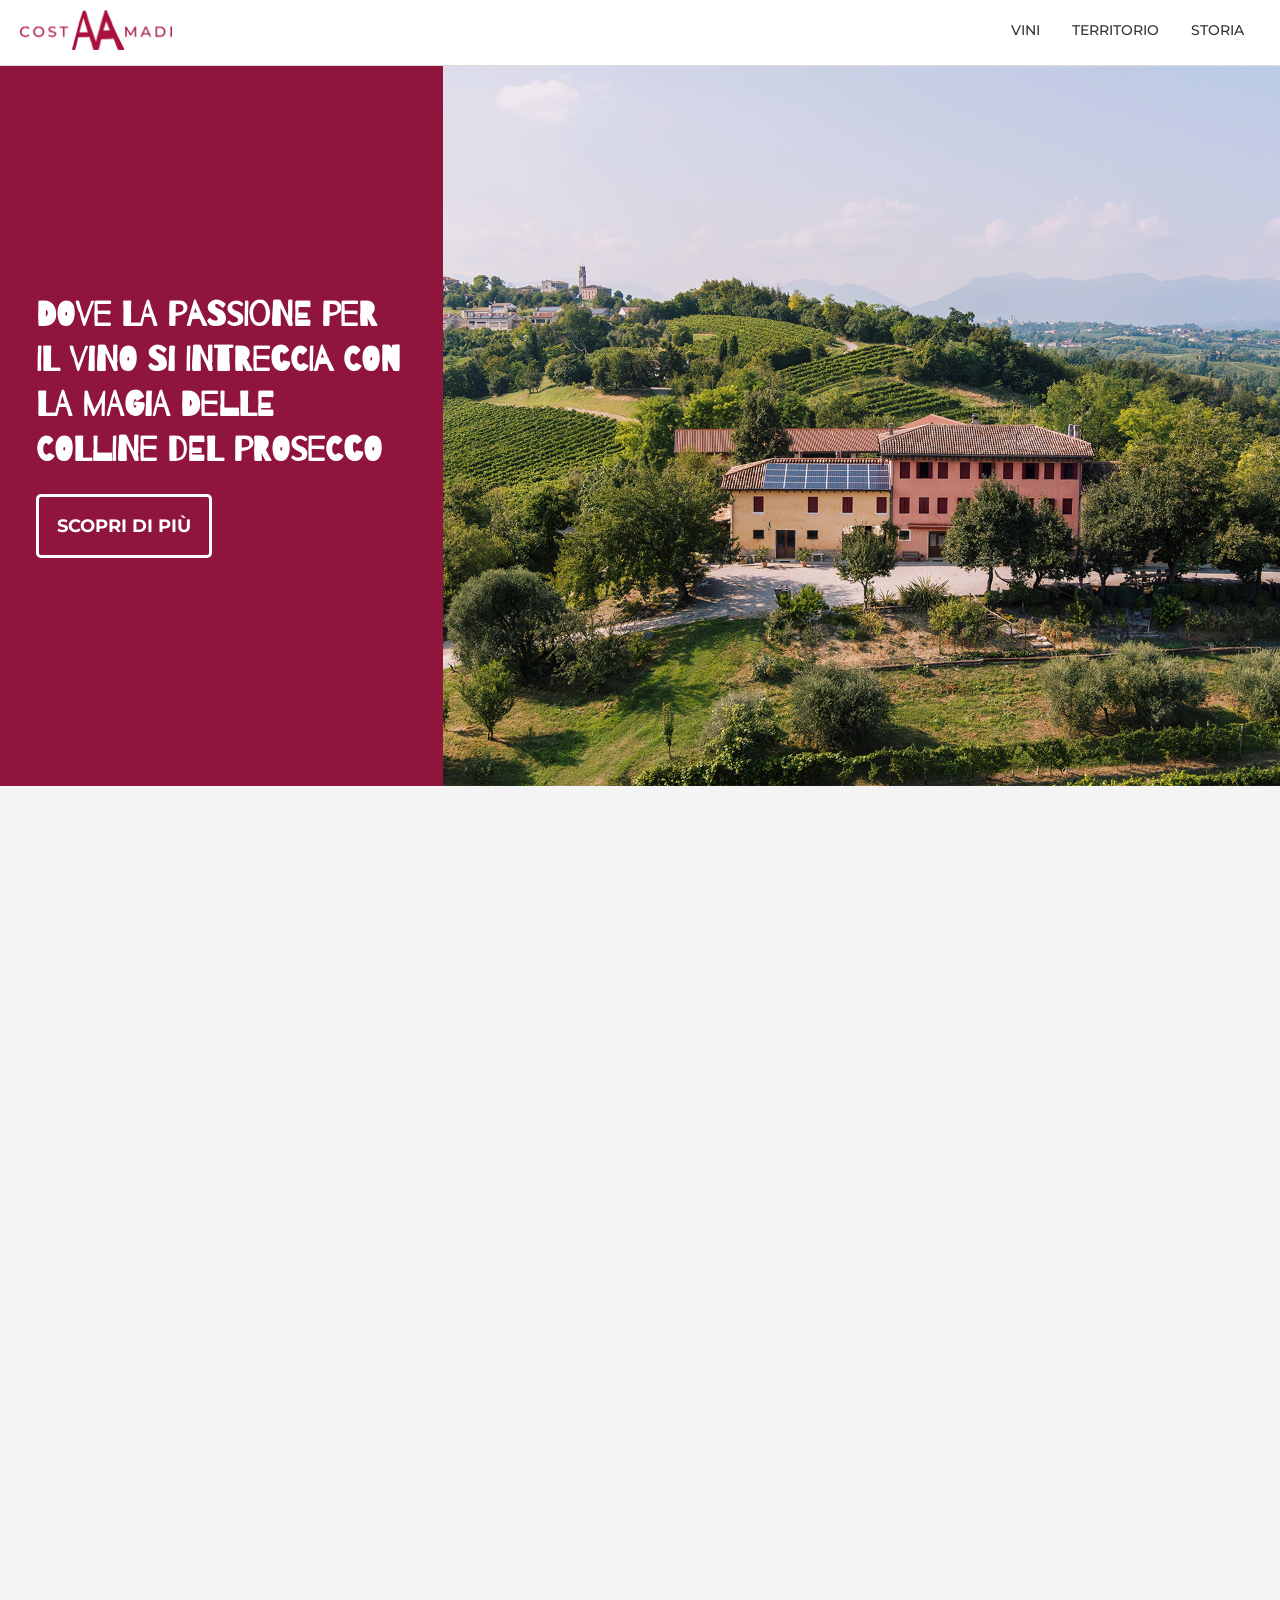
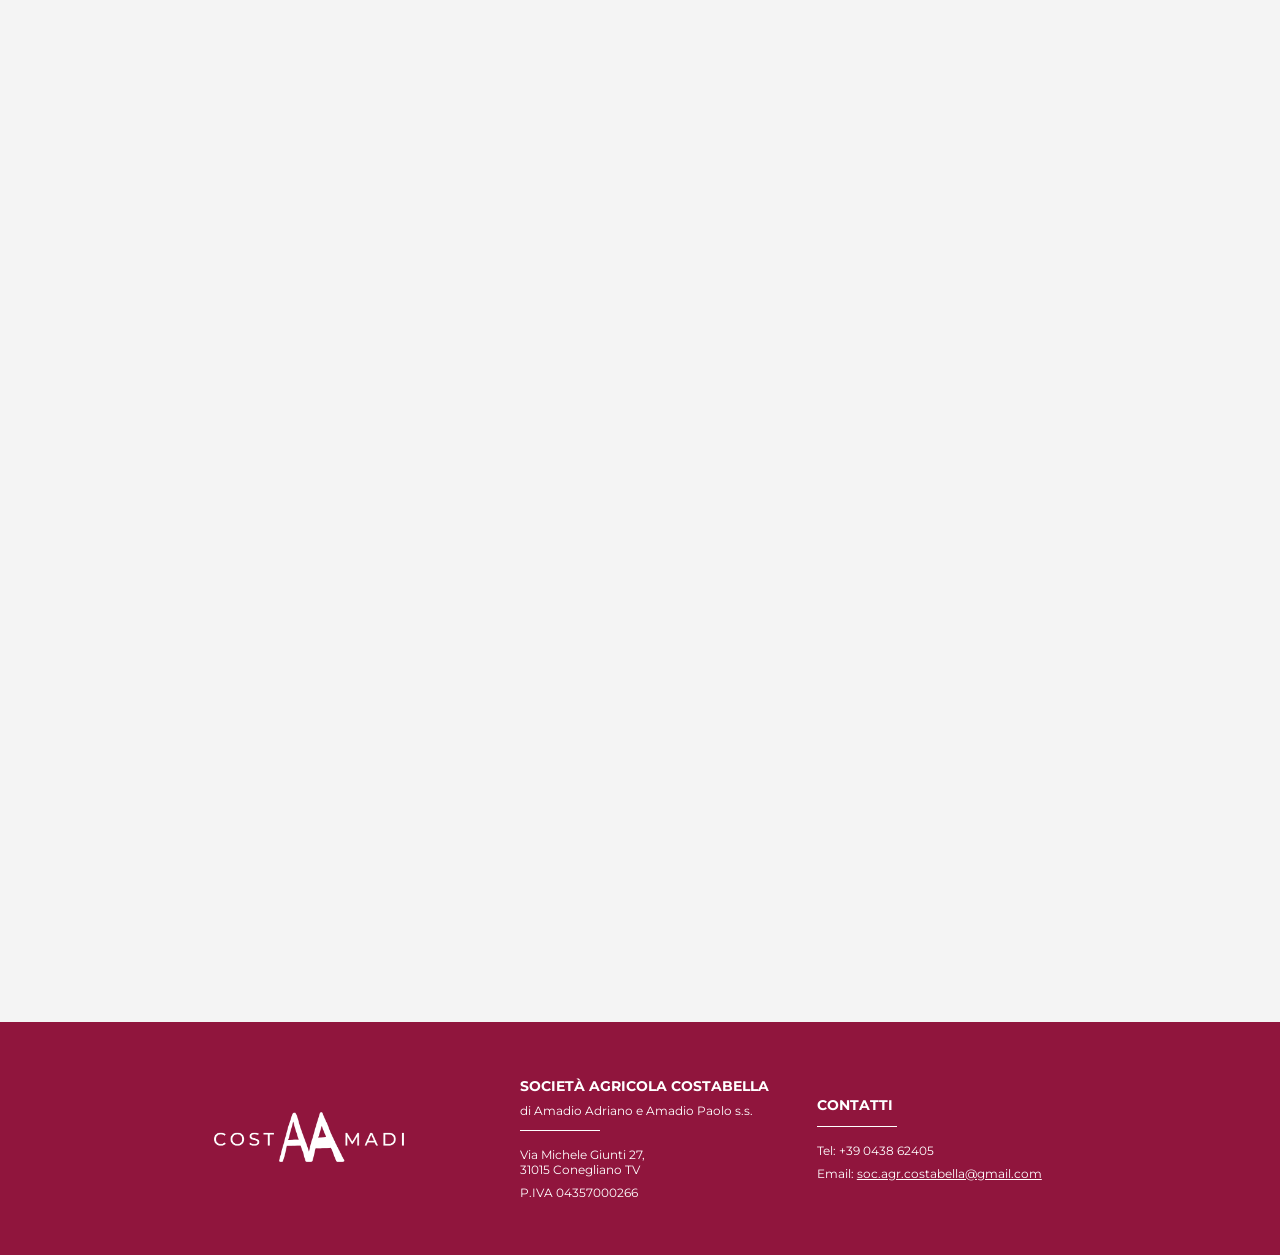
<file: index.html>
<!DOCTYPE html>
<html lang="it">

<head>
	<meta charset="UTF-8">
	<meta http-equiv="Content-Type" content="text/html; charset=UTF-8">
	<meta http-equiv="content-language" content="it">
	<meta name="viewport" content="width=device-width, initial-scale=1.0">
	<meta name="author" content="Paola Biz"/>
	<meta name="description" content="Costaamadi - Dove la passione per il vino si intreccia con la magia delle colline del prosecco"/>
	<meta property="og:title" content="Costaamadi"/>
	<meta property="og:image" content="images/preview.png"/>
	<title>Costamadi</title>

	<link rel="apple-touch-icon" sizes="180x180" href="icon/apple-touch-icon.png">
	<link rel="icon" type="image/png" sizes="32x32" href="icon/favicon-32x32.png">
	<link rel="icon" type="image/png" sizes="16x16" href="icon/favicon-16x16.png">
	<link rel="manifest" href="icon/site.webmanifest">
	<link rel="mask-icon" href="icon/safari-pinned-tab.svg" color="#5bbad5">
	<meta name="apple-mobile-web-app-title" content="CostAAmadi">
	<meta name="application-name" content="CostAAmadi">
	<meta name="msapplication-TileColor" content="#ffffff">
	<meta name="theme-color" content="#ffffff">
	<link rel="stylesheet" href="css_sito.css">
	<script src="libs\jquery.js"></script>
</head>

<body>

<!-- Navbar -->
<nav class="navbar">
	<div class="navbar-container">
		<div class="navbar-container-brand-toggle">
			<a class="navbar-brand" href="#"><img src="images/logo.originale.png" alt="Logo"></a>
			<div class="navbar-toggler" aria-label="Toggle navigation">
				<span class="navbar-toggler-icon">&#9776;</span>
			</div>
		</div>

	</div>
	<ul class="navbar-nav">
		<li class="nav-item"><a class="nav-link" href="vini.html">Vini</a></li>
		<li class="nav-item"><a class="nav-link" href="territorio.html">Territorio</a></li>
		<li class="nav-item"><a class="nav-link" href="storia.html">Storia</a></li>
	</ul>
</nav>

<!-- Hero Section -->
<section class="hero-section">
	<div class="hero-content">
		<h1>DOVE LA PASSIONE PER IL VINO SI INTRECCIA CON LA MAGIA DELLE COLLINE DEL PROSECCO</h1>
		<a href="territorio.html" class="btn">SCOPRI DI PIÙ</a>
	</div>
	<div>

		<img src="images/home-page/home.page.casa.jpg" alt="Collina" class="hero-image">
	</div>
</section>

<!-- Info Section -->
<section class="info-section animation fadeIn animate">
	<img src="images/simboli.png" alt="Icons" class="info-image">
	<p>Dal cuore della tradizione, un brindisi alla vita e alla bellezza della natura</p>
</section>

<!-- Content Section -->
<section class="content-section">
	<div class="content-block animation fadein_left">
		<div class="content-image" style="background-image: url('images/home-page/home.page.bottiglie.jpg');"></div>
		<div class="content-text right">
			<h2 class="titolo">LA SELEZIONE</h2>
			<p>
				Scopri la nostra
				<strong>esclusiva selezione</strong> di vini, accuratamente prodotti nelle storiche colline di Collalbrigo. Ogni bottiglia riflette la passione e l'esperienza della nostra cantina, unendo tradizione e innovazione.
				<br> <br> Esplora le nostre etichette e trova il vino perfetto per ogni occasione.</p>
			<a href="vini.html" class="btn-outline">SCOPRI DI PIÙ</a>
		</div>
	</div>

	<div class="content-block reverse animation fadein_right">
		<div class="content-image" style="background-image: url('images/home-page/home.page.uva.jpg');"></div>
		<div class="content-text left">
			<h2 class="titolo">COLLINE DEL PROSECCO</h2>
			<p>Immergiti nella bellezza delle colline del Prosecco, Patrimonio dell'Umanità
				<strong>UNESCO</strong>, dove nasce la magia dei nostri vini. Scopri il terroir unico che dona ai nostri vini la loro inconfondibile freschezza e vivacità. Attraverso immagini e storie, ti porteremo in un viaggio tra le nostre vigne, facendoti vivere l'<strong>autenticità</strong> e la
				<strong>tradizione</strong> di questa terra incantata.</p>
			<a href="territorio.html" class="btn-outline">SCOPRI DI PIÙ</a>
		</div>
	</div>

	<div class="content-block animation fadein_left">
		<div class="content-image" style="background-image: url('images/home-page/home.page.carretto.jpg');"></div>
		<div class="content-text right">
			<h2 class="titolo">GIOVANE TRADIZIONE</h2>
			<p>La nostra cantina è un perfetto connubio tra giovinezza e tradizione, dove l'antica
				<strong>saggezza vinicola</strong> si sposa con l'<strong>innovazione moderna</strong>. Rispettiamo e onoriamo le tecniche tradizionali tramandate dai nostri antenati, addattandole alle esigenze contemporanee senza mai perdere di vista l'autenticità e la qualità e il
				<strong>rispetto</strong> per la nostra terra.</p>
			<a href="storia.html" class="btn-outline">SCOPRI DI PIÙ</a>
		</div>
	</div>


</section>


<!-- Footer -->
<footer class="footer">
	<div class="footer-container">
		<div class="footer-logo">
			<a href="index.html"><img src="images/logo.bianco.png" alt="Logo"></a>
		</div>
		<div class="footer-container-text">

			<div class="footer-info">
				<h5 class="titoletto">SOCIETÀ AGRICOLA COSTABELLA</h5>
				<p>di Amadio Adriano e Amadio Paolo s.s.</p>
				<div class="underline"></div>
				<p>Via Michele Giunti 27, <br> 31015 Conegliano TV</p>
				<p>P.IVA 04357000266</p>
			</div>
			<div class="footer-contact">
				<h5 class="titoletto">CONTATTI</h5>
				<div class="underline"></div>
				<p>Tel: +39 0438 62405</p>
				<p>Email: <a href="mailto:soc.agr.costabella@gmail.com">soc.agr.costabella@gmail.com</a></p>
			</div>
		</div>

	</div>
</footer>

<script src="script_animation.js"></script>

</body>

</html>
</file>
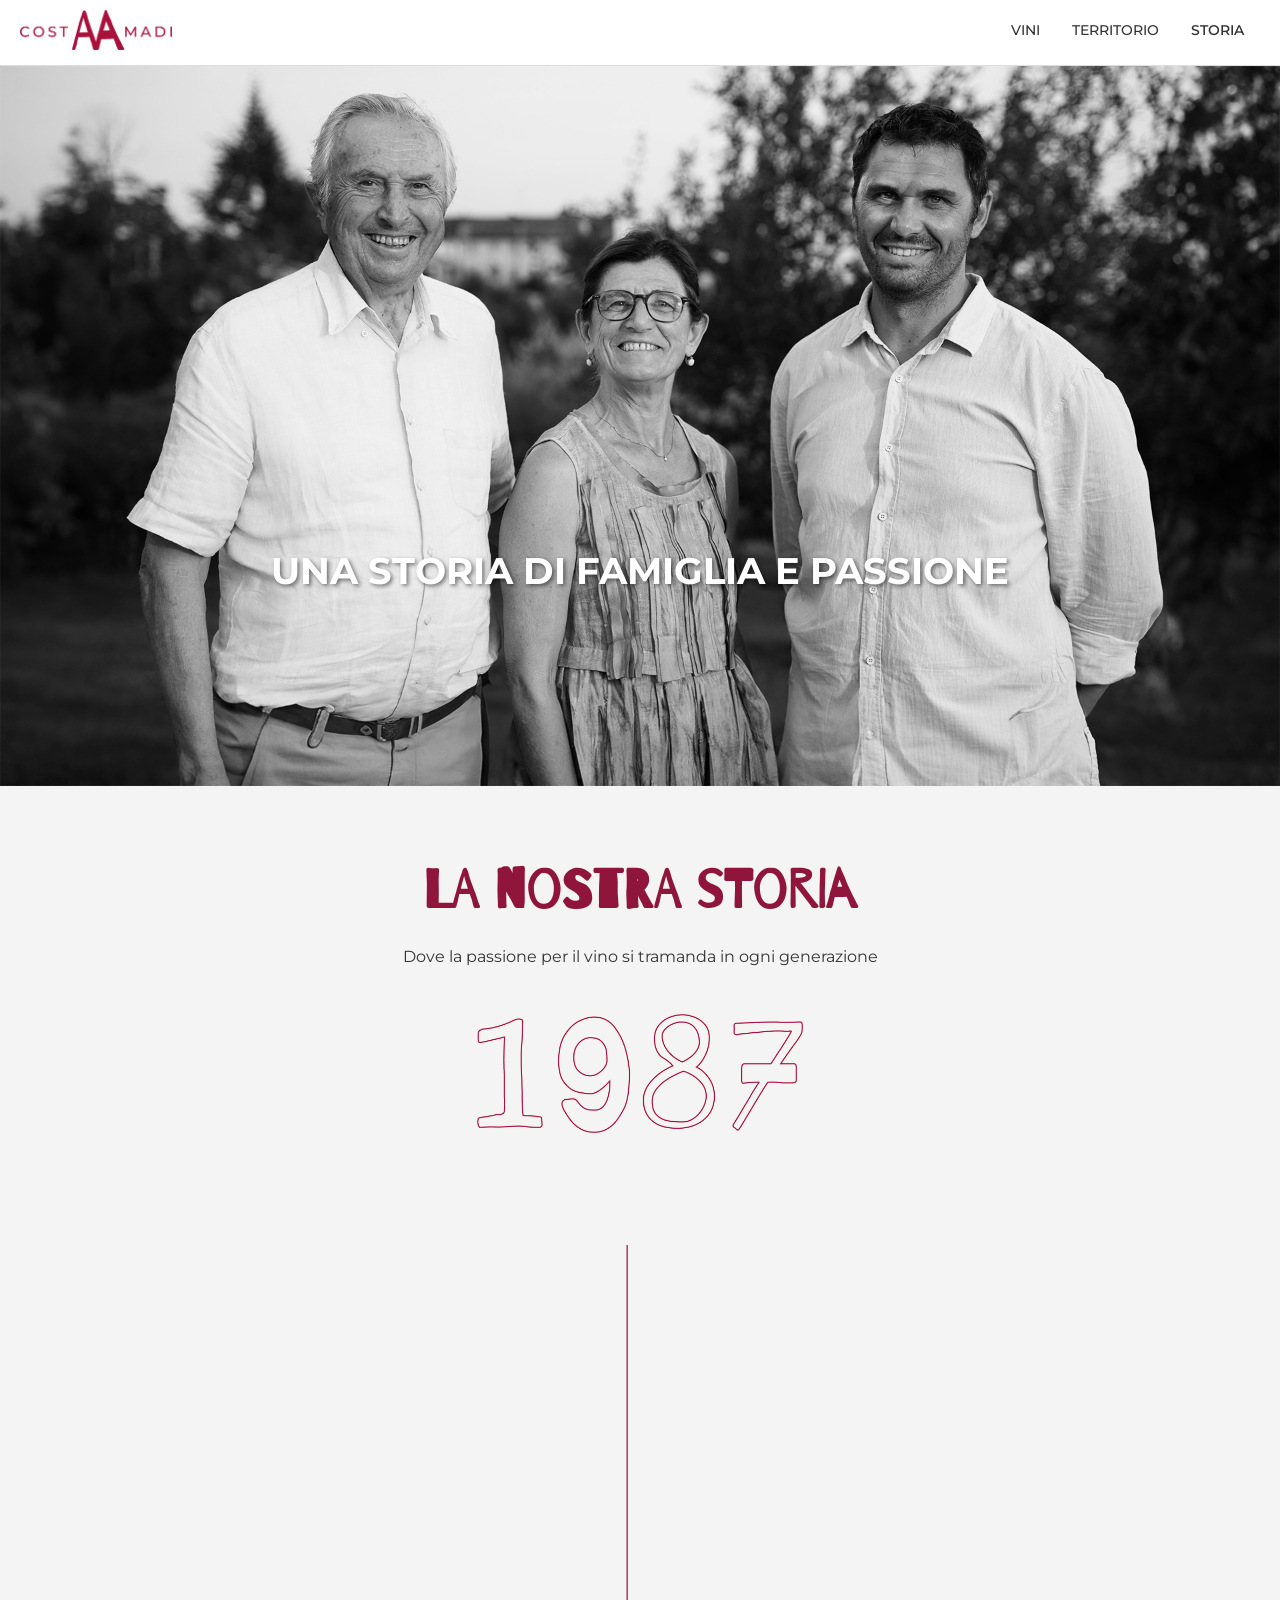
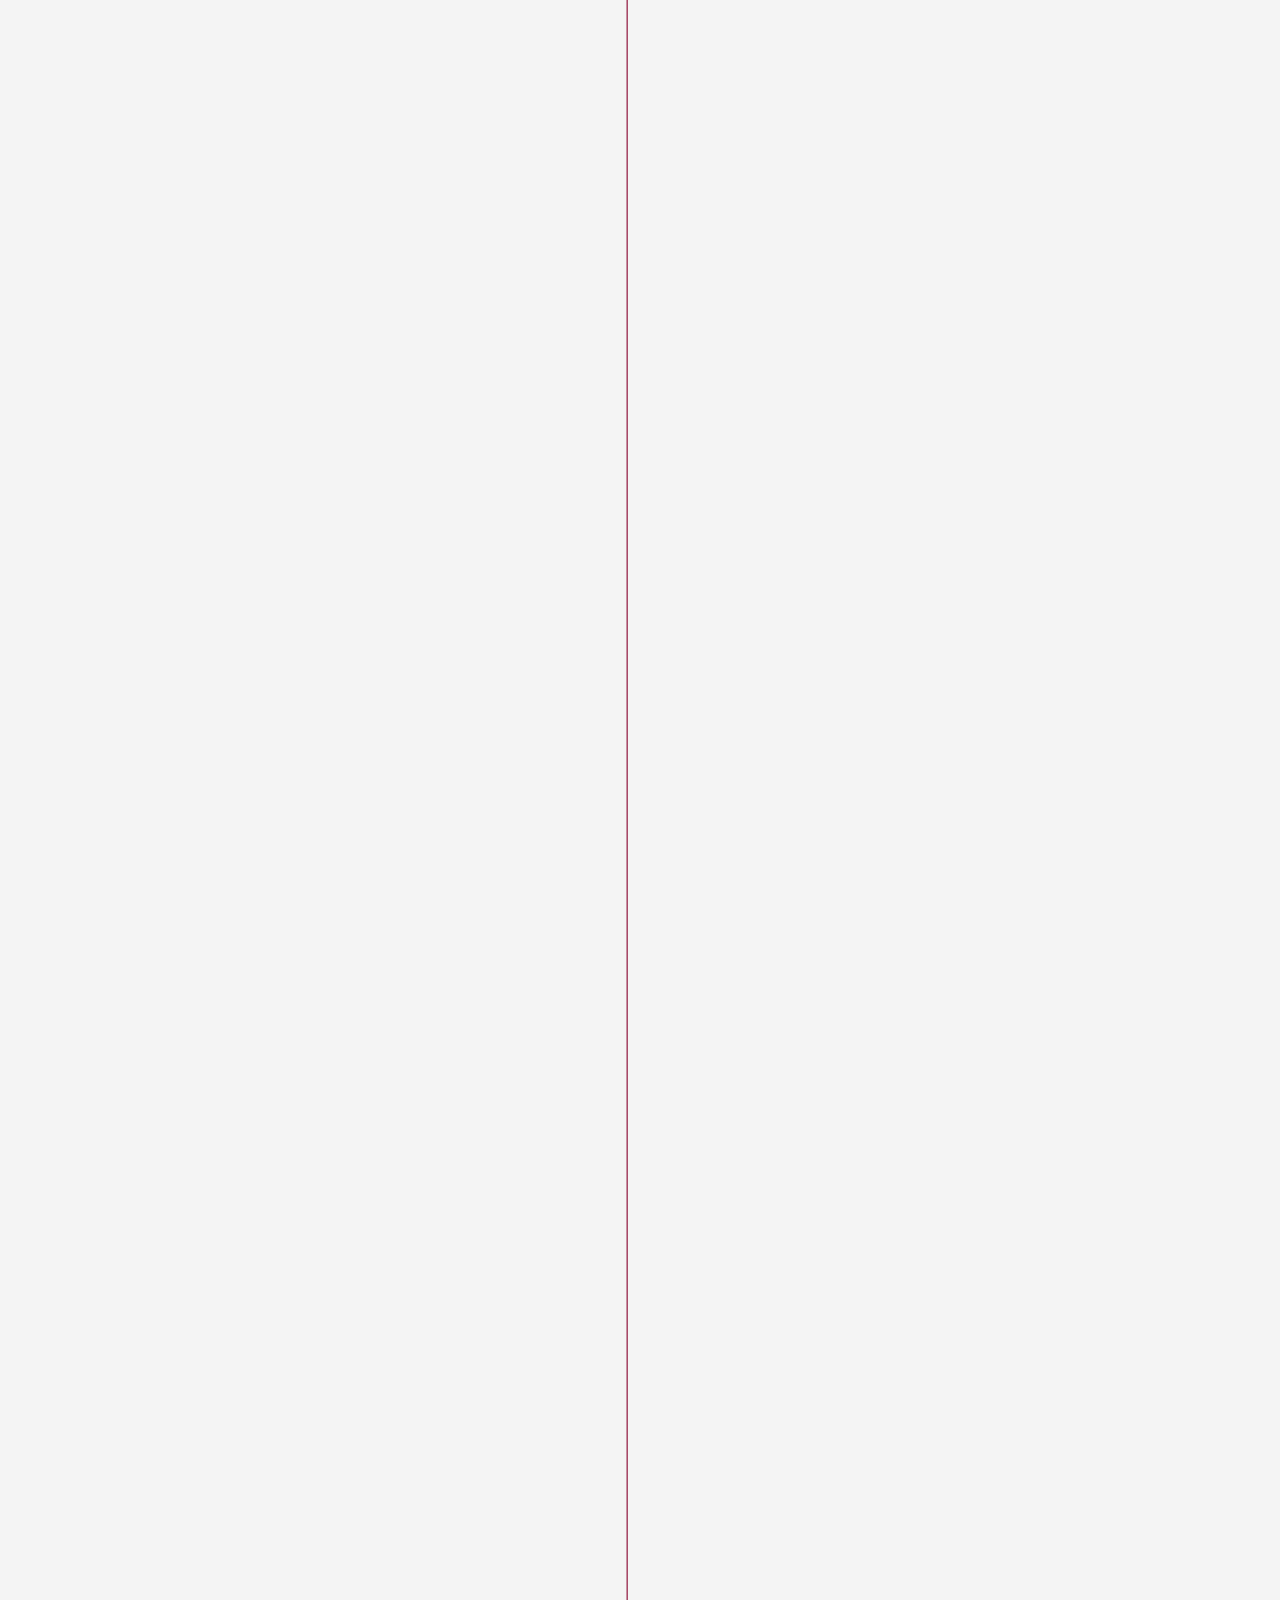
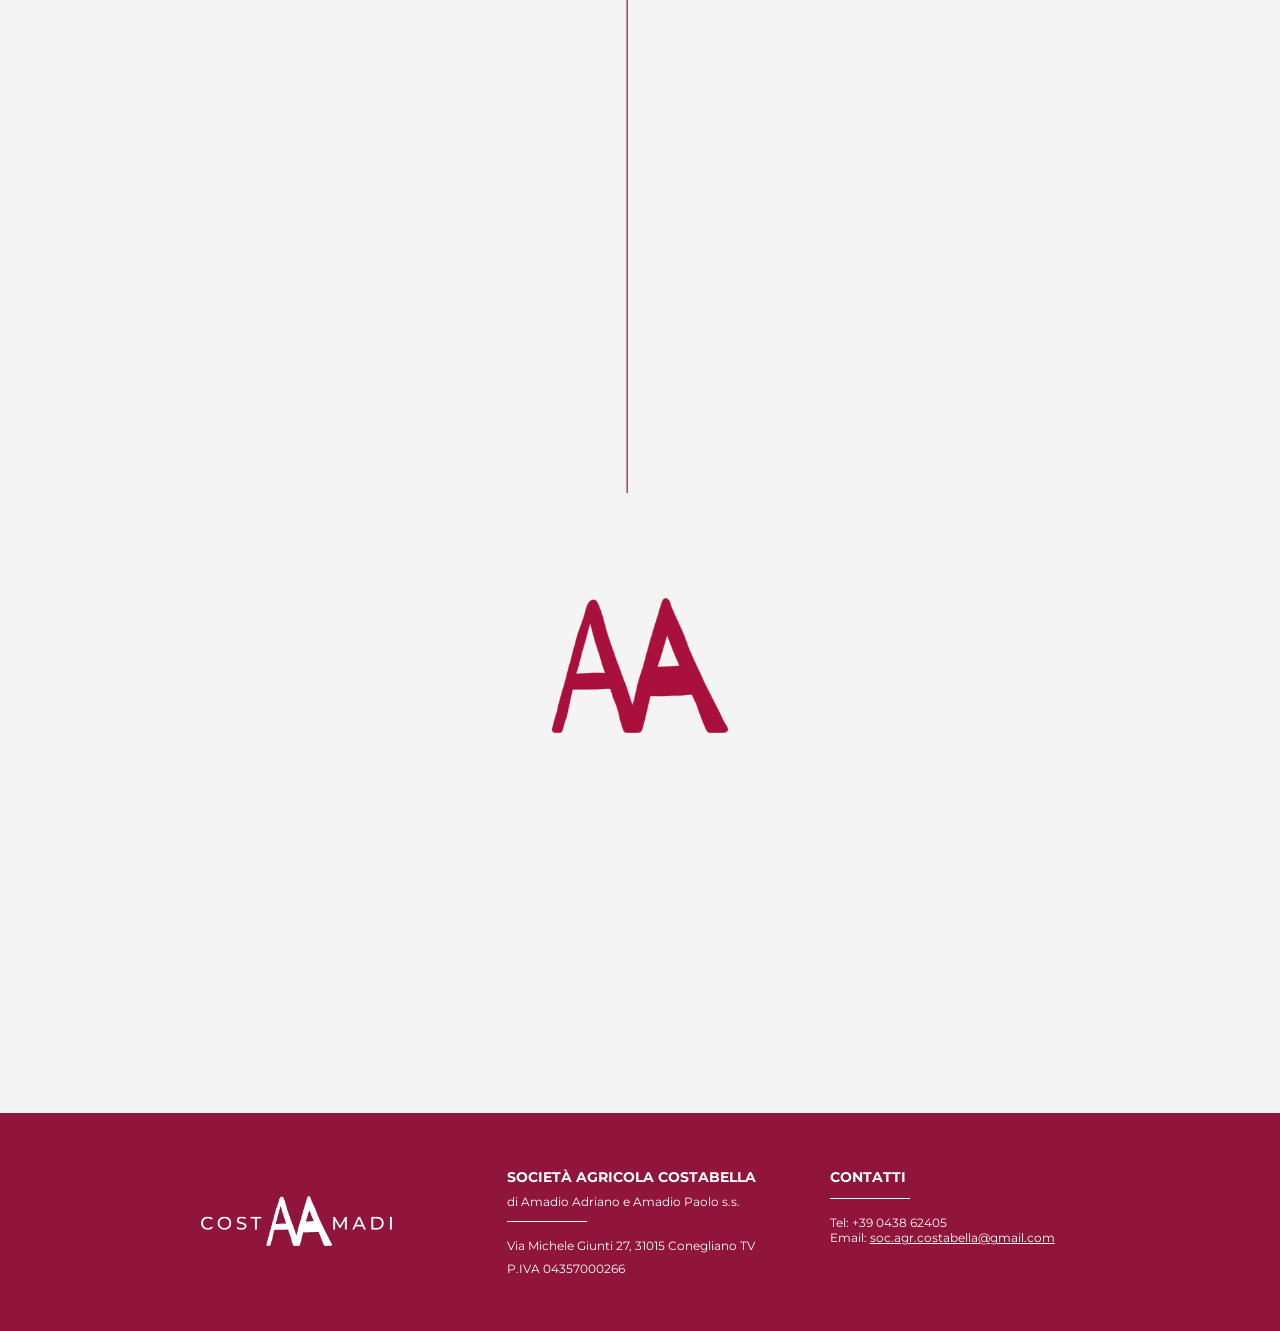
<file: storia.html>
<!DOCTYPE html>
<html lang="it">

<head>
	<meta charset="UTF-8">
	<meta name="viewport" content="width=device-width, initial-scale=1.0">
	<meta name="author" content="Paola Biz">
	<meta name="description" content="Costaamadi - Dove la passione per il vino si tramanda in ogni generazione">
	<meta property="og:title" content="Costaamadi">
	<meta property="og:image" content="images/preview.png">
	<title>Costamadi - Storia</title>

	<link rel="apple-touch-icon" sizes="180x180" href="icon/apple-touch-icon.png">
	<link rel="icon" type="image/png" sizes="32x32" href="icon/favicon-32x32.png">
	<link rel="manifest" href="icon/site.webmanifest">
	<link rel="mask-icon" href="icon/safari-pinned-tab.svg" color="#5bbad5">
	<meta name="apple-mobile-web-app-title" content="CostAAmadi">
	<meta name="application-name" content="CostAAmadi">
	<meta name="msapplication-TileColor" content="#ffffff">
	<meta name="theme-color" content="#ffffff">
	<link rel="stylesheet" href="css_sito.css">
	<script src="libs/jquery.js"></script>

	<link rel="stylesheet" href="libs/OwlCarousel2-2.3.4/dist/assets/owl.carousel.min.css">
	<link rel="stylesheet" href="libs/OwlCarousel2-2.3.4/dist/assets/owl.theme.default.css">
	<script src="libs/OwlCarousel2-2.3.4/dist/owl.carousel.min.js"></script>


</head>

<body class="bg-grey storia">

<!-- Navbar -->
<nav class="navbar">
	<div class="navbar-container">
		<div class="navbar-container-brand-toggle">
			<a class="navbar-brand" href="index.html"><img src="images/logo.originale.png" alt="Logo"></a>
			<div class="navbar-toggler" aria-label="Toggle navigation">
				<span class="navbar-toggler-icon">&#9776;</span>
			</div>
		</div>
	</div>
	<ul class="navbar-nav">
		<li class="nav-item"><a class="nav-link" href="vini.html">Vini</a></li>
		<li class="nav-item"><a class="nav-link" href="territorio.html">Territorio</a></li>
		<li class="nav-item"><a class="nav-link active" href="storia.html">Storia</a></li>
	</ul>
</nav>

<!-- Carousel -->
<div class="relative">
	<h1 class="carousel-title">UNA STORIA DI FAMIGLIA E PASSIONE</h1>
	<div class="owl-carousel" id="owl-carousel">
		<div><img src="images/storia/storia.1.jpg" alt="First slide"></div>
		<div><img src="images/storia/storia.2.jpg" alt="Second slide"></div>
		<div><img src="images/storia/storia.3.jpg" alt="Third slide"></div>
	</div>
</div>


<div class="content-section text-center">
	<div class="section-header">
		<h2 class="section-title">LA NOSTRA STORIA</h2>
		<p class="section-subtitle">Dove la passione per il vino si tramanda in ogni generazione</p>
		<div class="year"><img src="images/1987.png" alt="1987"></div>
	</div>
</div>

<!-- Content Section -->
<section class="content-section storia">
	<div class="linear-background">
		<div class="content-block animation fadein_left">
			<div class="content-image" style="background-image: url(images/storia/storia.azienda.bn.jpg);"></div>
			<div class="content-text descrizione animation fadein_right right">
				<p>La storia della Società Agricola Costabella inizia nel 1987 quando Adriano Amadio, figlio di agricoltori con una naturale predisposizione e passione per la vita di campagna, acquista la tenuta di Collalbrigo.</p>
				<p>Nei 5 anni successivi lavora per riportare al loro antico splendore i terreni e la casa padronale sulla sommità della collina, che tutt’oggi ospita la sua famiglia e la cantina.</p>
			</div>
		</div>
		<div class="content-block reverse animation fadein_right">

			<div class="contenitore-due-immagini">

				<div class="content-image" style="background-image: url(images/storia/storia.adriano.jpg);"></div>
				<div class="content-image" style="background-image: url(images/storia/storia.bambino.jpg);"></div>
			</div>


			<div class="content-text descrizione animation fadein_left left">
				<p>Adriano, come il figlio Paolo che insieme a lui gestisce l’azienda, ha frequentato la prestigiosa Scuola Enologica di Conegliano, percorso formativo che gli ha permesso di sviluppare una visione tecnica e imprenditoriale del mondo enologico.</p>

				<p>Un passo alla volta, con duro lavoro e passione l’azienda è cresciuta fino ad arrivare a comprendere 20 ettari di vigneti, 16 dei quali collocati nel territorio UNESCO delle Colline del Prosecco di Conegliano Valdobbiadene.</p>
			</div>
		</div>
		<div class="content-block animation fadein_left">
			<div class="content-image" style="background-image: url(images/storia/storia.azienda.colori.jpg);"></div>
			<div class="content-text descrizione animation fadein_right right">
				<p>Lo spirito con cui Adriano e Paolo hanno deciso di portare avanti l’azienda comprende un rigoroso rispetto verso il territorio in cui si trovano i vigneti, mantenendo un giusto equilibro tra la viticoltura e l’ambiente naturale. </p>
			</div>
		</div>
		<div class="content-block reverse animation fadein_right">

			<div class="contenitore-due-immagini">

				<div class="content-image" style="background-image: url(images/storia/storia.adriano.bn.jpg);"></div>
				<div class="content-image" style="background-image: url(images/storia/storia.azienda.ora.jpg);"></div>
			</div>


			<div class="content-text descrizione animation fadein_left">
				<p>La famiglia Amadio è consapevole del paesaggio culturale unico in cui coltiva i propri vigneti e si impegna a trasmettere i profumi e i sapori naturali e sinceri delle colline del Prosecco.</p>
			</div>
		</div>
	</div>
</section>

<!-- Team Section -->
<section class="team-section text-center">
	<div class="">
		<img src="images/AA.png" alt="AA Logo">
		<div class="foto-section">
			<div class="animation fadeInBlock container-img-testo" style="transition-delay: .1s">
				<img class="rounded-circle" src="images/storia/adriano.png" alt="Adriano">
				<h5>ADRIANO</h5>
			</div>
			<div class="animation fadeInBlock container-img-testo" style="transition-delay: .2s">
				<img class="rounded-circle" src="images/storia/paolo.png" alt="Paolo">
				<h5>PAOLO</h5>
			</div>
			<div class="animation fadeInBlock container-img-testo" style="transition-delay: .3s">
				<img class="rounded-circle" src="images/storia/daniela.png" alt="Daniela">
				<h5>DANIELA</h5>
			</div>
		</div>
	</div>
</section>

<!-- Footer -->
<footer class="footer">
	<div class="">
		<div class="footer-container">
			<div class="footer-logo">
				<a href="index.html"><img src="images/logo.bianco.png" alt="Logo"></a>
			</div>
			<div class="footer-info">
				<h5 class="titoletto">SOCIETÀ AGRICOLA COSTABELLA</h5>
				<p>di Amadio Adriano e Amadio Paolo s.s.</p>
				<div class="underline"></div>
				<p>Via Michele Giunti 27, 31015 Conegliano TV</p>
				<p>P.IVA 04357000266</p>
			</div>
			<div class="footer-contact">
				<h5 class="titoletto">CONTATTI</h5>
				<div class="underline"></div>
				<p>Tel: +39 0438 62405 <br> Email:
					<a href="mailto:soc.agr.costabella@gmail.com">soc.agr.costabella@gmail.com</a></p>
			</div>
		</div>
	</div>
</footer>

<script src="script_animation.js"></script>
<script>
	$(document).ready(function () {
		$('#owl-carousel').owlCarousel({
			loop: true,
			margin: 10,
			dots: false,
			autoplay: true,
			nav: false,
			dotsEach: false,
			autoplayTimeout: 3000,
			autoplayHoverPause: true,
			items: 1,
			center: true,
			smartSpeed: 500,
		});
	});
</script>
</body>

</html>
</file>
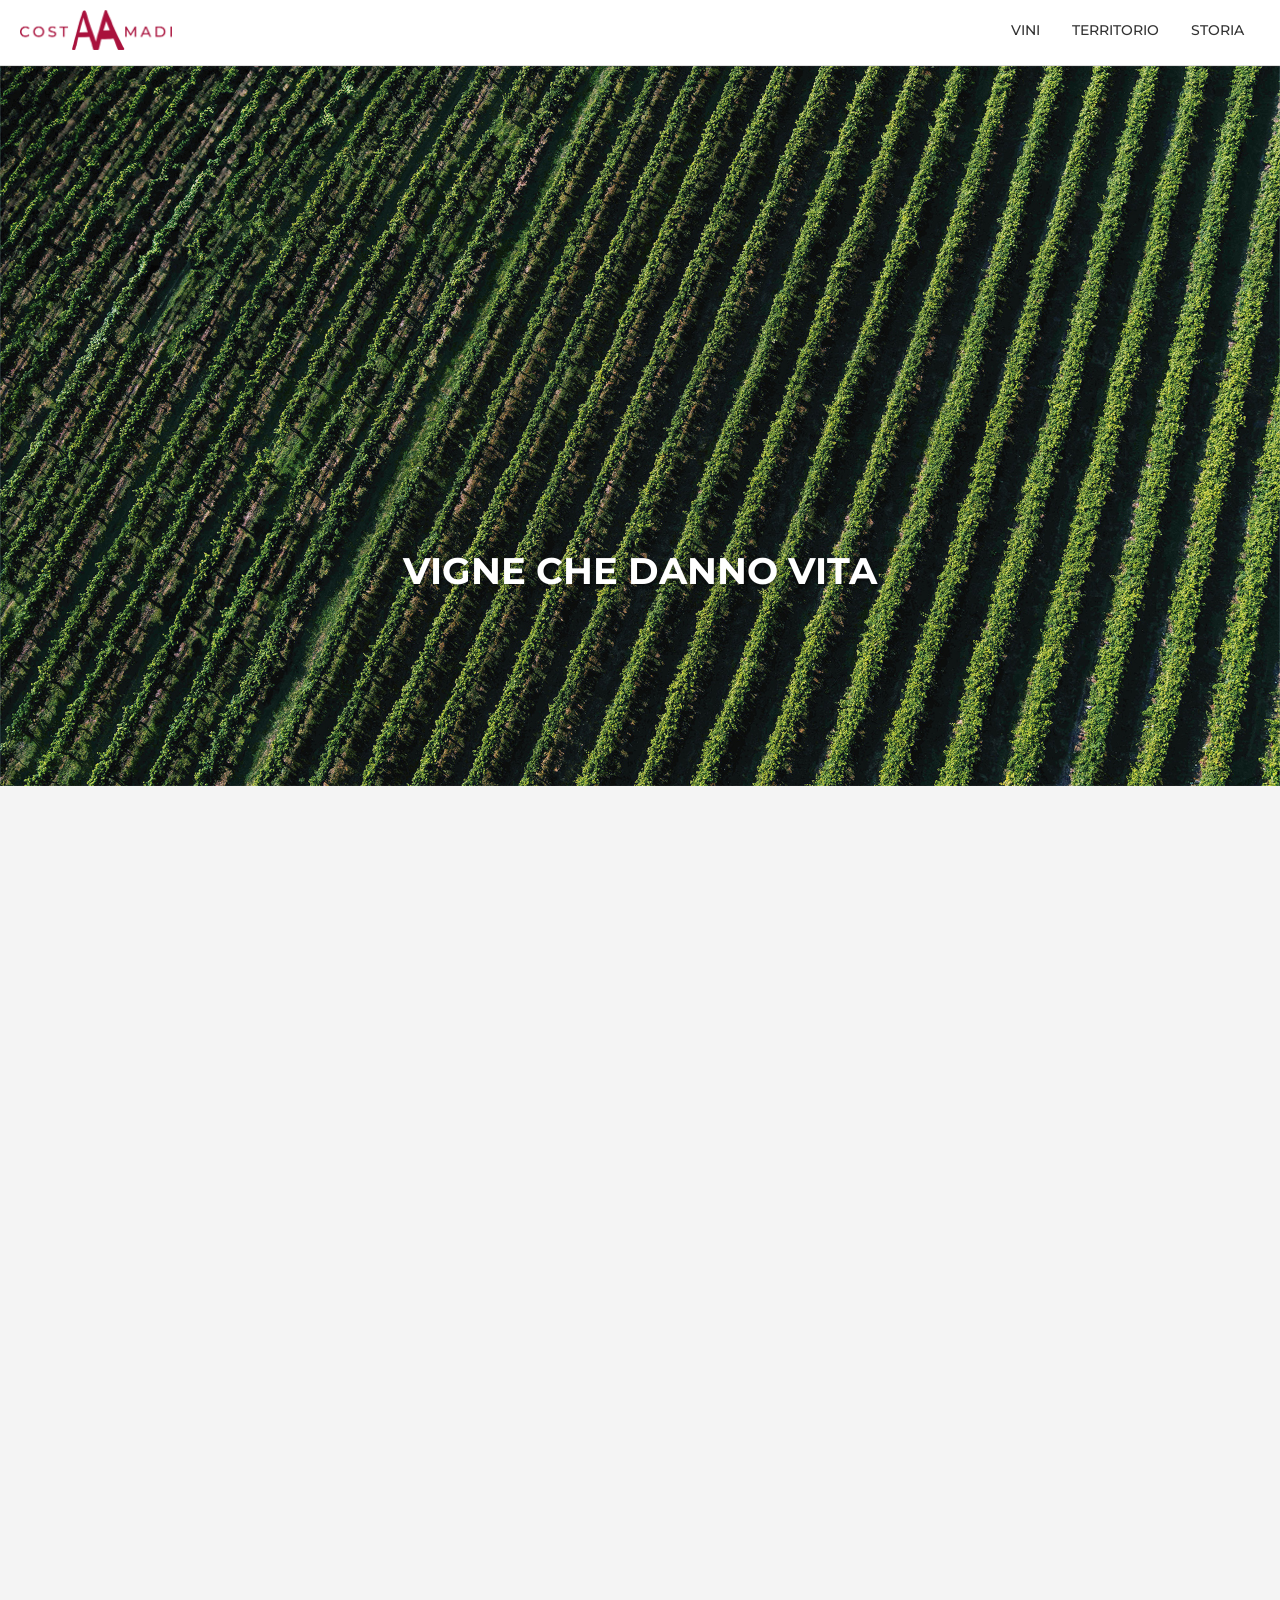
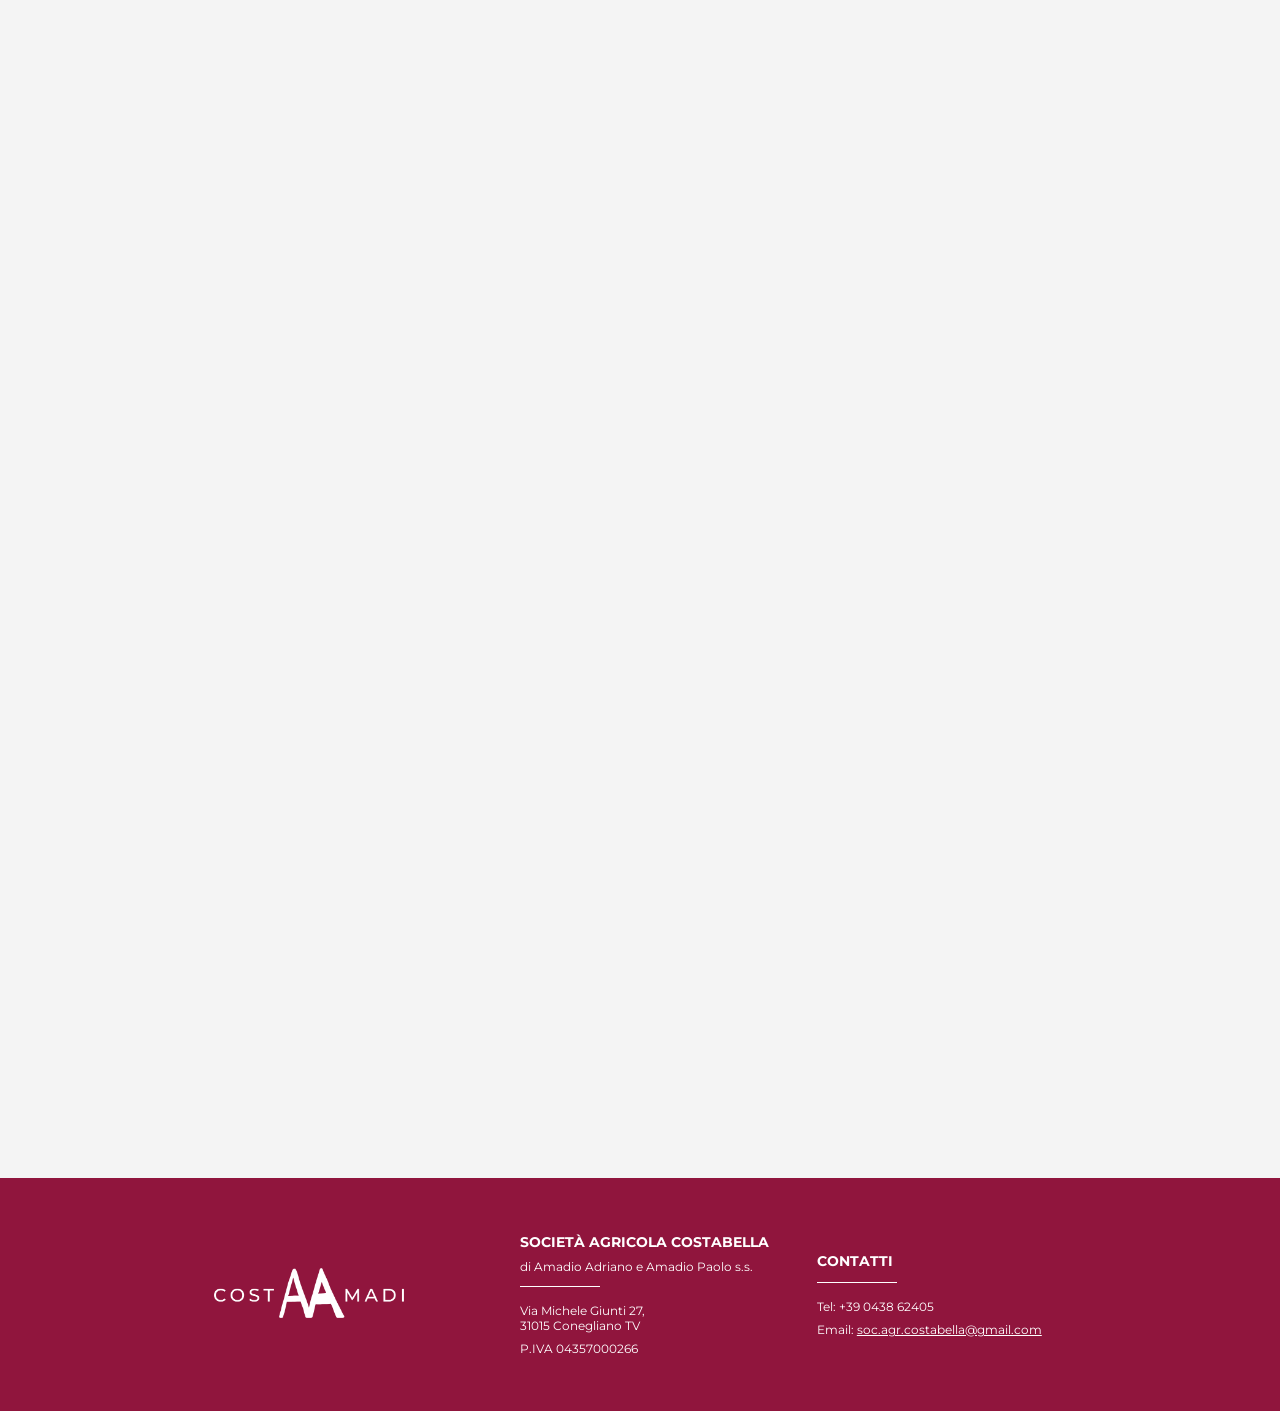
<file: territorio.html>
<!DOCTYPE html>
<html lang="it">

<head>
	<meta charset="UTF-8">
	<meta name="viewport" content="width=device-width, initial-scale=1.0">
	<meta name="author" content="Paola Biz">
	<meta name="description" content="Costaamadi - Nelle nostre vigne ogni grappolo è un dono della natura coltivato con passione">
	<meta property="og:title" content="Costaamadi">
	<meta property="og:image" content="images/preview.png">
	<title>Costamadi - Colline del Prosecco</title>

	<link rel="apple-touch-icon" sizes="180x180" href="icon/apple-touch-icon.png">
	<link rel="icon" type="image/png" sizes="32x32" href="icon/favicon-32x32.png">
	<link rel="manifest" href="icon/site.webmanifest">
	<link rel="mask-icon" href="icon/safari-pinned-tab.svg" color="#5bbad5">
	<meta name="apple-mobile-web-app-title" content="CostAAmadi">
	<meta name="application-name" content="CostAAmadi">
	<meta name="msapplication-TileColor" content="#ffffff">
	<meta name="theme-color" content="#ffffff">
	<link rel="stylesheet" href="css_sito.css">
	<script src="libs/jquery.js"></script>

	<link rel="stylesheet" href="libs/OwlCarousel2-2.3.4/dist/assets/owl.carousel.min.css">
	<link rel="stylesheet" href="libs/OwlCarousel2-2.3.4/dist/assets/owl.theme.default.css">
	<script src="libs/OwlCarousel2-2.3.4/dist/owl.carousel.min.js"></script>
</head>

<body>

<!-- Navbar -->
<nav class="navbar">
	<div class="navbar-container">
		<div class="navbar-container-brand-toggle">
			<a class="navbar-brand" href="index.html"><img src="images/logo.originale.png" alt="Logo"></a>
			<div class="navbar-toggler" aria-label="Toggle navigation">
				<span class="navbar-toggler-icon">&#9776;</span>
			</div>
		</div>
	</div>
	<ul class="navbar-nav">
		<li class="nav-item"><a class="nav-link" href="vini.html">Vini</a></li>
		<li class="nav-item"><a class="nav-link" href="territorio.html">Territorio</a></li>
		<li class="nav-item"><a class="nav-link" href="storia.html">Storia</a></li>
	</ul>
</nav>


<!-- Carousel -->
<div class="relative">
	<h1 class="carousel-title">VIGNE CHE DANNO VITA</h1>
	<div class="owl-carousel" id="owl-carousel">
		<div><img src="images/territorio/territorio.1.jpg" alt="First slide"></div>
		<div><img src="images/territorio/territorio.2.jpg" alt="Second slide"></div>
		<div><img src="images/territorio/territorio.3.jpg" alt="Third slide"></div>
	</div>
</div>


<!-- Content Section -->
<section class="content-section m-0 p-0">
	<div class="">
		<div class="section-header animation fadeIn">
			<h2 class="section-title">COLLINE DEL PROSECCO</h2>
			<p class="section-subtitle">Nelle nostre vigne ogni grappolo è un dono della natura coltivato con passione</p>
		</div>

		<div class="content-block animation fadein_left">
			<div class="content-image" style="background-image: url(images/territorio/territorio.paragrafo.jpg);"></div>
			<div class="content-text">
				<h2 class="titolo">I VIGNETI COSTAAMADI</h2>
				<p>Situata sulla suggestiva collina di <strong>Collalbrigo</strong>, a Conegliano, la società agricola si estende su 20 ettari di vigne che incarnano l'essenza del nostro territorio. Dei 20 ettari, ben 16 si trovano nel prestigioso territorio UNESCO, un'area rinomata per la sua bellezza naturale e per la <strong>qualità eccezionale</strong> delle sue uve.</p>
				<p>Ogni grappolo qui coltivato è il frutto di un'attenta cura e di una <strong>tradizione vinicola</strong> che si tramanda da generazioni, riflettendo la passione e la dedizione che mettiamo in ogni fase della produzione. </p>
				<a target="_blank" href="https://maps.app.goo.gl/trznsQTLfNB7TKUL6" class="button" id="btn_link_maps">VIENI A TROVARCI</a>
			</div>
		</div>

		<div class="content-block mappa animation fadeIn">
			<img class="content-image mappa" src="images/mappa.png" alt="Mappa">

		</div>

		<div class="content-block reverse animation fadein_right">
			<div class="content-image" style="background-image: url(images/territorio/territorio.vite.jpg);"></div>
			<div class="content-text">
				<h2 class="titolo">UN BRINDISI DI RAFFINATEZZA, IL NOSTRO PROSECCO DOCG</h2>
				<p>Il <strong>Prosecco Conegliano Valdobbiadene DOCG</strong> è il gioiello della nostra produzione, un vino che incarna la perfezione e l'eleganza delle colline del Prosecco UNESCO. Nato da <strong>uve selezionate</strong> e coltivate con amore e dedizione, il nostro Prosecco si distingue per la sua freschezza, le bollicine delicate e i sentori fruttati e floreali che evocano la bellezza del nostro territorio.
				</p>
				<p>
					Ogni sorso racconta la passione e la tradizione che animano Costaamadi, trasportando chi lo assapora in un viaggio sensoriale unico. </p>
			</div>
		</div>
	</div>
</section>

<!-- Footer -->
<footer class="footer">
	<div class="footer-container">
		<div class="footer-logo">
			<a href="index.html"><img src="images/logo.bianco.png" alt="Logo"></a>
		</div>
		<div class="footer-container-text">
			<div class="footer-info">
				<h5 class="titoletto">SOCIETÀ AGRICOLA COSTABELLA</h5>
				<p>di Amadio Adriano e Amadio Paolo s.s.</p>
				<div class="underline"></div>
				<p>Via Michele Giunti 27, <br> 31015 Conegliano TV</p>
				<p>P.IVA 04357000266</p>
			</div>
			<div class="footer-contact">
				<h5 class="titoletto">CONTATTI</h5>
				<div class="underline"></div>
				<p>Tel: +39 0438 62405</p>
				<p>Email: <a href="mailto:soc.agr.costabella@gmail.com">soc.agr.costabella@gmail.com</a></p>
			</div>
		</div>
	</div>
</footer>

<!-- Animation and Carousel Script -->
<script src="script_animation.js"></script>
<script>
	$(document).ready(function () {
		$('#owl-carousel').owlCarousel({
			loop: true,
			margin: 10,
			dots: false,
			autoplay: true,
			nav: false,
			dotsEach: false,
			autoplayTimeout: 3000,
			autoplayHoverPause: true,
			items: 1,
			center: true,
			smartSpeed: 500,
		});
	});

</script>
</body>

</html>
</file>
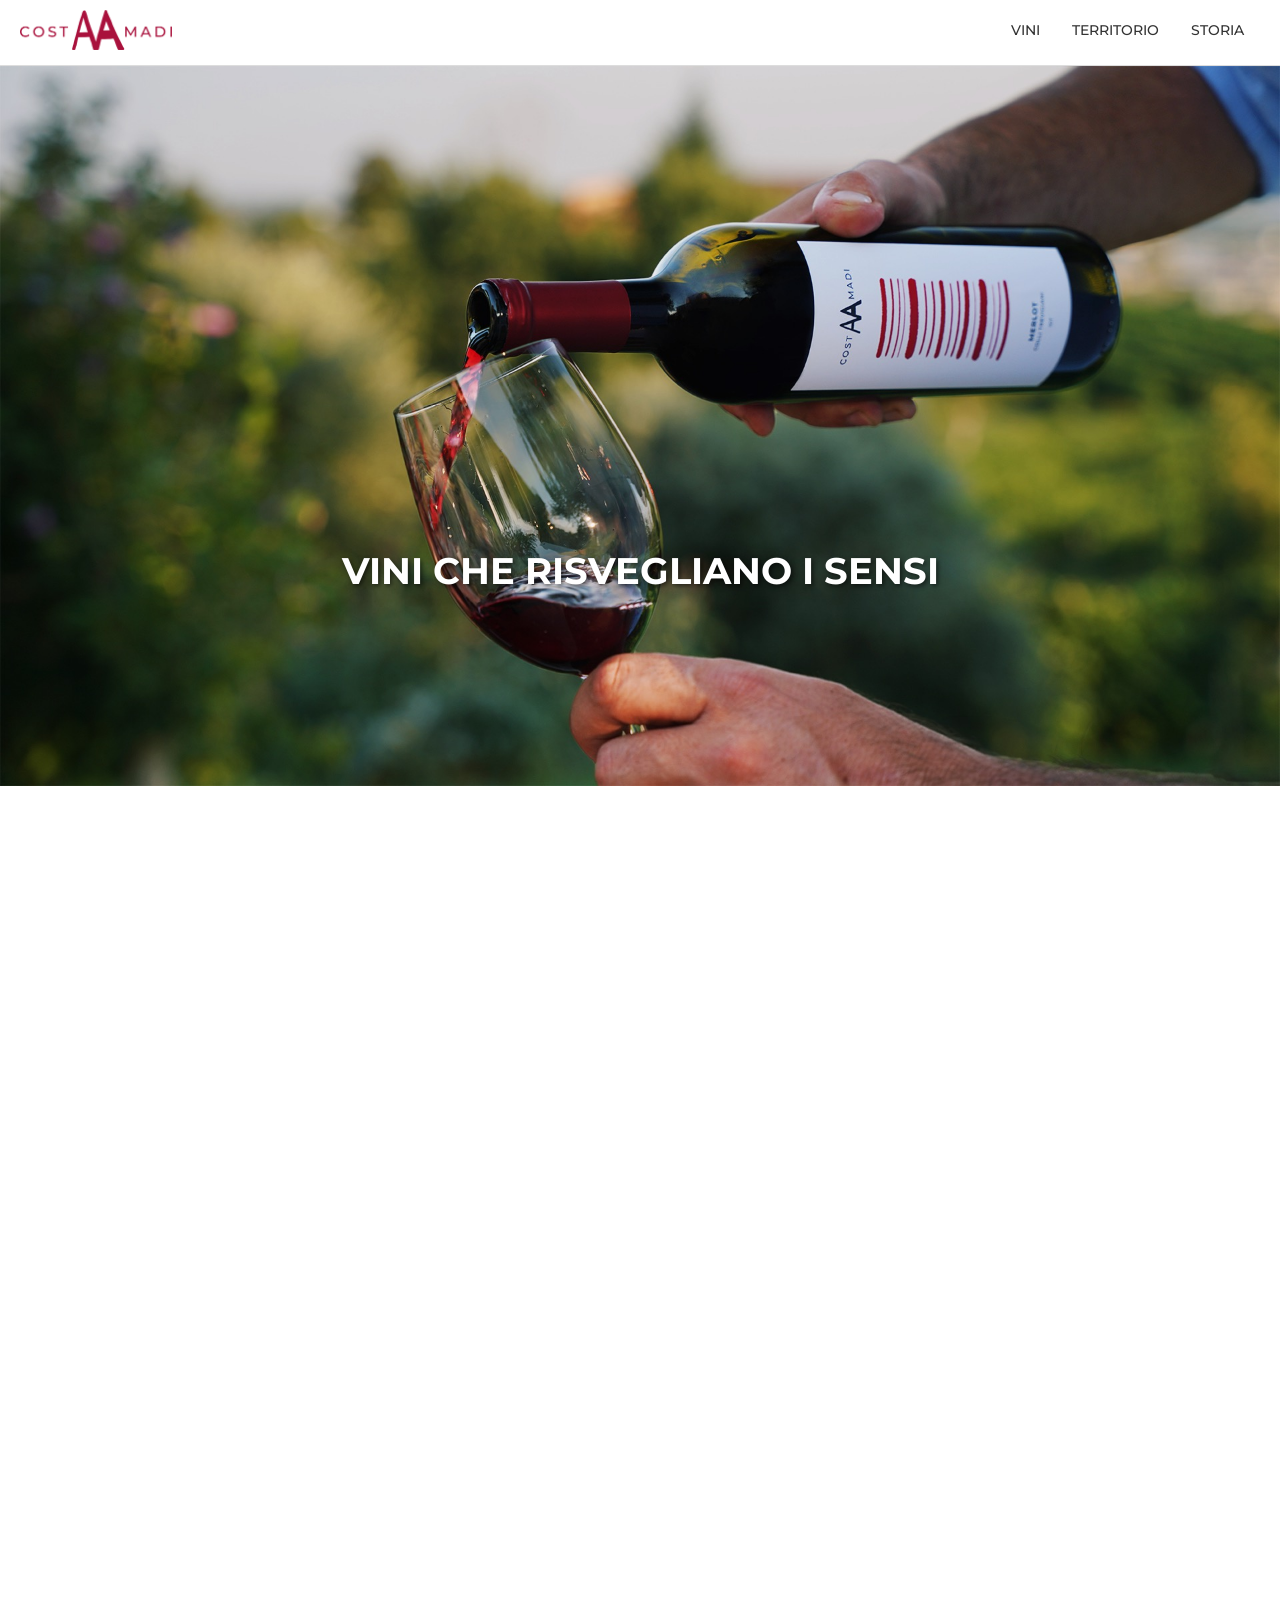
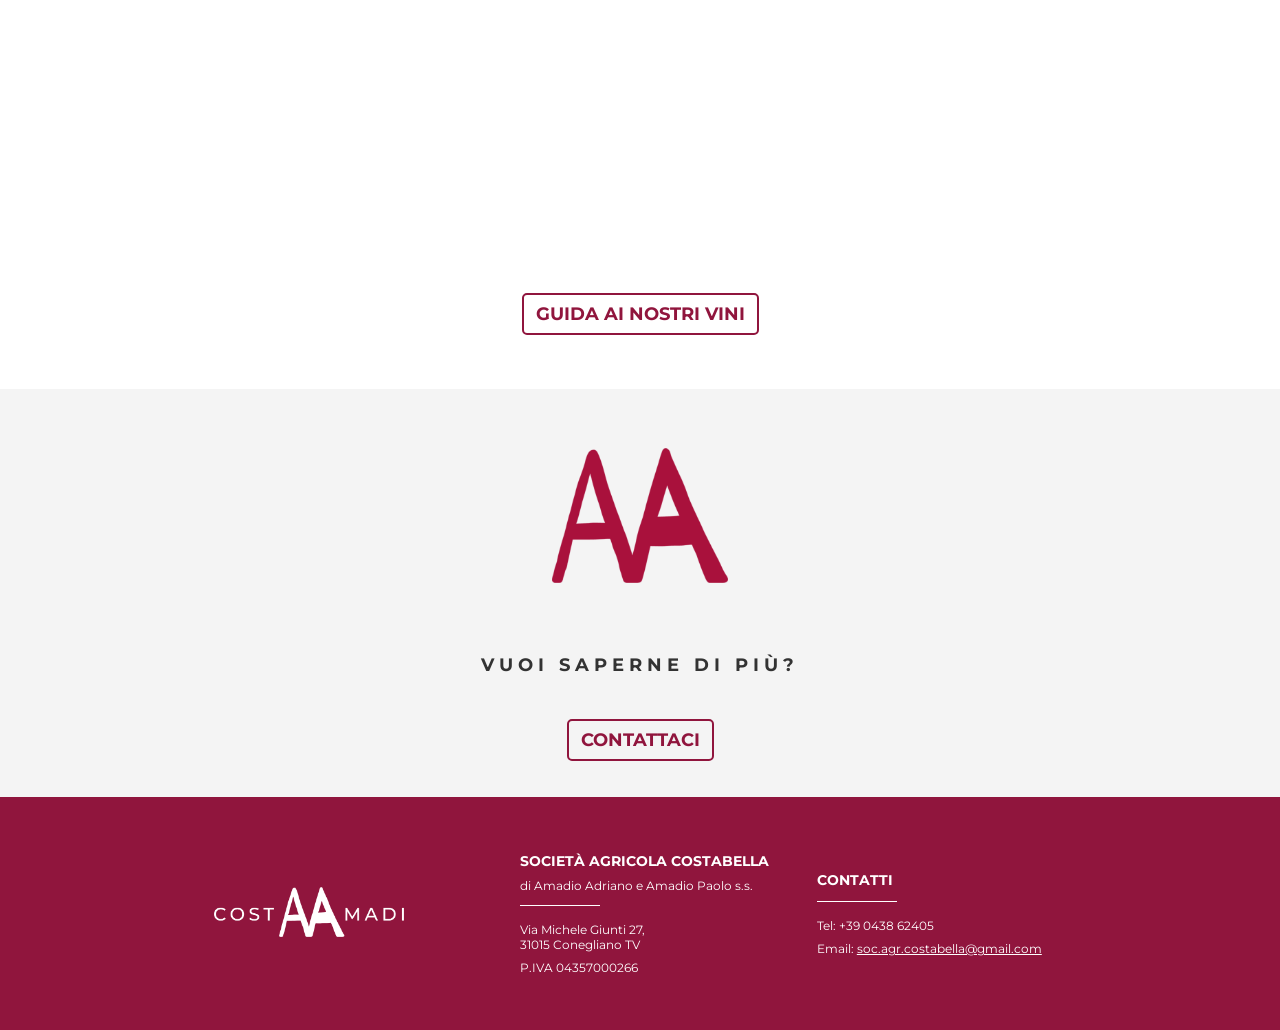
<file: vini.html>
<!DOCTYPE html>
<html lang="it">

<head>
	<meta charset="UTF-8">
	<meta name="viewport" content="width=device-width, initial-scale=1.0">
	<meta name="author" content="xxx">
	<meta name="description" content="Costaamadi - Dove la passione per il vino si intreccia con la magia delle colline del prosecco">
	<meta property="og:title" content="Costaamadi">
	<meta property="og:image" content="images/preview.png">
	<title>Costamadi - Vini</title>

	<link rel="apple-touch-icon" sizes="180x180" href="icon/apple-touch-icon.png">
	<link rel="icon" type="image/png" sizes="32x32" href="icon/favicon-32x32.png">
	<link rel="manifest" href="icon/site.webmanifest">
	<link rel="mask-icon" href="icon/safari-pinned-tab.svg" color="#5bbad5">
	<meta name="apple-mobile-web-app-title" content="CostAAmadi">
	<meta name="application-name" content="CostAAmadi">
	<meta name="msapplication-TileColor" content="#ffffff">
	<meta name="theme-color" content="#ffffff">
	<link rel="stylesheet" href="css_sito.css">
	<script src="libs/jquery.js"></script>

	<link rel="stylesheet" href="libs/OwlCarousel2-2.3.4/dist/assets/owl.carousel.min.css">
	<link rel="stylesheet" href="libs/OwlCarousel2-2.3.4/dist/assets/owl.theme.default.css">
	<script src="libs/OwlCarousel2-2.3.4/dist/owl.carousel.min.js"></script>

</head>

<body class="bg-white">

<!-- Navbar -->
<nav class="navbar">
	<div class="navbar-container">
		<div class="navbar-container-brand-toggle">
			<a class="navbar-brand" href="index.html"><img src="images/logo.originale.png" alt="Logo"></a>
			<div class="navbar-toggler" aria-label="Toggle navigation">
				<span class="navbar-toggler-icon">&#9776;</span>
			</div>
		</div>

	</div>
	<ul class="navbar-nav">
		<li class="nav-item"><a class="nav-link" href="vini.html">Vini</a></li>
		<li class="nav-item"><a class="nav-link" href="territorio.html">Territorio</a></li>
		<li class="nav-item"><a class="nav-link" href="storia.html">Storia</a></li>
	</ul>
</nav>

<!-- Carousel -->
<div class="relative">
	<h1 class="carousel-title">VINI CHE RISVEGLIANO I SENSI</h1>
	<div class="owl-carousel" id="owl-carousel">
		<div><img src="images/vini/vini.1.jpg" alt="First slide"></div>
		<div><img src="images/vini/vini.2.jpg" alt="Second slide"></div>
		<div><img src="images/vini/vini.3.jpg" alt="Third slide"></div>
	</div>
</div>


<!-- Products Section -->
<section class="container products-section ">
	<div class="section-header animation fadeIn">
		<h2 class="section-title">LA NOSTRA SELEZIONE</h2>
		<p class="section-subtitle">L'espressione autentica della nostra passione, un brindisi alla vita</p>
	</div>
	<div class="products-grid">
		<div class="product-item animation fadeIn ">
			<img src="images/vini/EXTYRA DRY.jpg" alt="Prosecco Superiore EXTRA DRY">
			<h5 class="product-title">CONEGLIANO VALDOBBIADENE</h5>
			<p class="product-subtitle">Superiore<br> DOCG - EXTRA DRY</p>
		</div>
		<div class="product-item animation fadeIn ">
			<img src="images/vini/SUR LIE.jpg" alt="Prosecco Sur Lie">
			<h5 class="product-title">CONEGLIANO VALDOBBIADENE</h5>
			<p class="product-subtitle">Prosecco Sur Lie<br> EXTRA DRY</p>
		</div>
		<div class="product-item animation fadeIn ">
			<img src="images/vini/BRUT.jpg" alt="Prosecco Superiore BRUT">
			<h5 class="product-title">CONEGLIANO VALDOBBIADENE</h5>
			<p class="product-subtitle">Prosecco Superiore<br> DOCG - BRUT</p>
		</div>
		<div class="product-item animation fadeIn ">
			<img src="images/vini/VERDISO.jpg" alt="Verdìso">
			<h5 class="product-title">VERDISO</h5>
			<p class="product-subtitle">Colli Trevigiani<br> IGT</p>
		</div>
		<div class="product-item animation fadeIn ">
			<img src="images/vini/MERLOT.jpg" alt="Merlot">
			<h5 class="product-title">MERLOT</h5>
			<p class="product-subtitle">Colli Trevigiani<br> IGT</p>
		</div>
		<div class="product-item animation fadeIn ">
			<img src="images/vini/MANZONI.jpg" alt="Incrocio Manzoni">
			<h5 class="product-title">INCROCIO MANZONI 6.0.13</h5>
			<p class="product-subtitle">Colli Trevigiani<br> IGT</p>
		</div>
		<div class="product-item animation fadeIn ">
			<img src="images/vini/SPUMANTE.jpg" alt="Spumante di Qualità">
			<h5 class="product-title">SPUMANTE DI QUALITÀ</h5>
			<p class="product-subtitle">Vino bianco</p>
		</div>
		<div class="product-item animation fadeIn ">
			<img src="images/vini/ROSATO.jpg" alt="Rosato">
			<h5 class="product-title">ROSATO</h5>
			<p class="product-subtitle">Vino Spumante</p>
		</div>
	</div>

	<div class="download-pdf">
		<div class="download-container">
			<a href="pdf/vini.costaamadi.pdf" target="_blank" class="button">GUIDA AI NOSTRI VINI</a>
		</div>
	</div>

	<!-- Call to Action Section -->
	<section class="cta-section">
		<img src="images/AA.png" alt="AA Logo">
		<p class="title">VUOI SAPERNE DI PIÙ?</p>
		<a href="mailto:soc.agr.costabella@gmail.com" class="button">CONTATTACI</a>
	</section>
</section>


<!-- Footer -->
<footer class="footer">
	<div class="footer-container">
		<div class="footer-logo">
			<a href="index.html"><img src="images/logo.bianco.png" alt="Logo"></a>
		</div>
		<div class="footer-container-text">

			<div class="footer-info">
				<h5 class="titoletto">SOCIETÀ AGRICOLA COSTABELLA</h5>
				<p>di Amadio Adriano e Amadio Paolo s.s.</p>
				<div class="underline"></div>
				<p>Via Michele Giunti 27, <br> 31015 Conegliano TV</p>
				<p>P.IVA 04357000266</p>
			</div>
			<div class="footer-contact">
				<h5 class="titoletto">CONTATTI</h5>
				<div class="underline"></div>
				<p>Tel: +39 0438 62405</p>
				<p>Email: <a href="mailto:soc.agr.costabella@gmail.com">soc.agr.costabella@gmail.com</a></p>
			</div>
		</div>

	</div>
</footer>
<script src="script_animation.js"></script>
<script>
	$(document).ready(function () {
		$('#owl-carousel').owlCarousel({
			loop: true,
			margin: 10,
			dots: false,
			autoplay: true,
			nav: false,
			dotsEach: false,
			autoplayTimeout: 3000,
			autoplayHoverPause: true,
			items: 1,
			center: true,
			smartSpeed: 500,
		});
	});
</script>
</body>
</html>
</file>
<file: css_sito.css>
@import url("https://fonts.googleapis.com/css2?family=Barrio&family=Montserrat:ital,wght@0,100..900;1,100..900&display=swap");

:root {
    --main_color: #90153d;
    --border_color: #6c757d;
    --background_color: #f4f4f4;
}

* {
    margin: 0;
    padding: 0;
    transition: all 0.8s ease;
    box-sizing: border-box !important;
}

body {
    background: var(--background_color);
    margin: 0;
    padding: 0;

    font-family: "Montserrat", sans-serif;
    color: #333;
    font-size: 18px;

    overflow-x: hidden;
}

.bg-white {
    background-color: #fff;
}

h1,
h2 {
    font-family: "Barrio", sans-serif;

    color: #90153d;
}


.div-image {
    background-position: center center;
    background-size: cover;
    min-height: 512px;
}

.relative {
    position: relative;
}


.carousel-title {
    transition: all 0.6s ease;
    text-align: center;
    position: absolute;
    top: 70%;
    left: 50%;
    z-index: 999;
    font-weight: 700;
    transform: translate(-50%, -50%);
    color: white;
    text-shadow: 2px 2px 4px rgba(0, 0, 0, 0.5);
    font-size: clamp(1rem, 0.1525rem + 2.7119vw, 3rem);
    font-family: "Montserrat", sans-serif;
    width: 100%;
}


.section-subtitle {
    color: #333;
    font-size: clamp(0.75rem, 0.5911rem + 0.5085vw, 1.125rem);
    padding: clamp(0.75rem, 0.5911rem + 0.5085vw, 1.125rem);
}


.content-section .highlight {
    font-weight: 700;
}

.fade-in {
    opacity: 0;
    transform: translateY(20px);
    transition: opacity 1s ease-out, transform 1s ease-out;
}

.fade-in.visible {
    opacity: 1;
    transform: translateY(0);
}

.footer {
    background-color: var(--main_color);
    color: white;
    padding: 3vh 0;
    font-size: 12px;
}

.footer a {
    color: white;
}

.footer .titoletto {
    font-size: 14px;
    font-weight: bold;
}

.footer .logo img {
    max-width: 50%;
}

.year {
    font-size: 4rem;
    color: var(--main_color);
    font-family: "Barrio", sans-serif;
    padding: 0.5em;
    padding-left: clamp(6rem, -0.0932rem + 3.8983vw, 4rem);
    padding-right: clamp(6rem, -0.0932rem + 3.8983vw, 4rem);
}

.year img {
    max-width: 30%;
}

.map {
    width: 100%;
    height: auto;
}

.hero-section {
    background-color: var(--main_color);
    color: white;
    height: 80vh;
    width: 100%;
    display: flex;
    flex-direction: row;
    align-items: center;
    justify-content: center;
    /* padding: 50px 0; */
}

.hero-section div {
    height: 100%;
}

.hero-section h1 {
    line-height: 1.3;
    color: #ffffff;
    font-size: clamp(1.25rem, 0.6674rem + 1.8644vw, 2.625rem);
}

.hero-section img {
    height: 100%;
    object-fit: cover;
    width: 100%;
}

.hero-section .text {
    max-width: 50%;
}

.hero-section .btn {
    background-color: transparent;
    color: #fff;
    font-weight: bold;
    border: solid 3px #fff;
    border-radius: 5px;
}

.hero-section .btn:hover {
    background-color: #fff;
    color: var(--main_color);
    font-weight: bold;
}

.info-section {
    background-color: transparent;
    padding: 2em 0;
    text-align: center;
}

.info-section h2 {
    font-family: "Barrio", sans-serif;
    color: var(--main_color);
}

.info-section .titolo {
    font-size: 1.5em;
}

.info-section p {
    font-family: "Montserrat", sans-serif;
    color: #333;
}

.info-section .btn {
    border: 1px solid var(--main_color);
    color: var(--main_color);
}

.info-section img {
    max-width: 40%;
    /* padding-top: 4em;
    padding-bottom: 2em; */
    padding-top: clamp(1.875rem, 0.9746rem + 2.8814vw, 4rem);
    padding-bottom: clamp(1.875rem, 0.9746rem + 2.8814vw, 4rem);
}


.cta-section img,
.team-section img:not(.team-section) {
    max-height: 5em;
    margin: 1.5em;
    font-size: 1.5em;
}

.cta-section .btn {
    border: 1px solid var(--main_color);
    color: var(--main_color);
}

.cta-section .btn:hover {
    border: 1px solid #fff;
    color: #fff;
    background-color: var(--main_color);
}

.sezione-testo {
    background-color: #fff;
}

.sezione-sfondo {
    background: var(--background_color);
    overflow: hidden;
}

.descrizione {
    background-color: var(--background_color);
}

.animation {
    transform: translateY(50px);
    opacity: 0;
    transition: 0.4s cubic-bezier(0.17, 0.84, 0.44, 1);
}

.animation.fadeInUp {
    animation: fadeInUp 1s forwards;
    transition: 0.4s cubic-bezier(0.17, 0.84, 0.44, 1);
}

.animation.animate.fadeIn {
    transform: translateY(0);
    opacity: 1;
}

.animation.fadeInLeft {
    -webkit-animation-name: fadeInLeft;
    animation-name: fadeInLeft;
}

.animation.animate.left {
    -webkit-animation-name: fadeInLeft;
    animation-name: fadeInLeft;
}

.animation.animate.right {
    transform: translateY(0);
    opacity: 1;
}

.team-section .foto-section img {
    max-height: 200px;
}

.linear-background {
    background: rgb(253, 253, 253);
    background: linear-gradient(
            90deg,
            rgba(253, 253, 253, 0) 0%,
            rgba(255, 255, 255, 0) 48.9%,
            rgba(144, 21, 61, 1) 49%,
            rgba(144, 21, 61, 1) 49%,
            rgba(255, 255, 255, 0) 49.1%,
            rgba(255, 255, 255, 0) 100%
    );
}


.underline {
    width: 80px;
    border-bottom: 1px solid white;
    margin-bottom: 1em;
}


.active {
    font-weight: 550 !important;
    opacity: 1 !important;
}

.bg-white {
    background: #fff;
}

.bg-grey {
    background-color: var(--background_color);
}

#download-pdf .btn {
    transition: all 0.3s ease;
    color: var(--main_color);
    border: solid 3px var(--main_color) ff;
}

#download-pdf .btn:hover {
    background-color: var(--main_color);
    color: #fff;
}

.navbar {
    background-color: #fff;
    border-bottom: 1px solid #ddd;
    padding: 10px 20px;
    display: flex;
    justify-content: space-between;
}

.navbar-container {
    display: flex;
    justify-content: space-between;
    align-items: center;
}

.navbar-container-brand-toggle {
    display: flex;
    justify-content: space-between;
    flex-direction: row;
    align-items: center;
    width: 100%;
}

.navbar-brand img {
    height: 40px;
}

.navbar-toggler {
    display: none;
    cursor: pointer;
    font-size: 24px;
}


.nav-item {
    margin: 0.5rem 1rem;
}

.nav-link {

    transition: all 0.5s ease;
    font-size: 14px;
    font-weight: 500;
    text-decoration: none;
    color: #333;
    text-transform: uppercase;
}

.hero-content {
    flex-basis: 50%;
    padding: 2em;
    height: 100%;
    display: flex;
    flex-direction: column;
    justify-content: center;
    align-items: flex-start;
}


.btn {
    display: inline-block;
    padding: 1em;
    background-color: #333;
    color: #fff;
    text-decoration: none;
    margin-top: 20px;
    border-radius: 5px;
}

.content-section {
    padding-top: 2em;
    margin: 0;
    padding: 0;
}

.content-block {
    display: flex;
    flex-direction: row;
    margin: 20px 0;
    background-color: #fff;

    justify-content: flex-start;

    /*gap: clamp(1rem, -2.4483rem + 11.0345vw, 5rem);*/
}

.content-block:last-child {
    margin-bottom: 0;
}

.content-block.reverse {
    flex-direction: row-reverse;
}

.content-block.mappa {
    width: 100%;
    background: var(--background_color);

}

.mappa .content-image {
    width: 90%;
    margin: auto;
    height: auto;
    aspect-ratio: 16 / 9;
}

.content-section.storia .content-block {
    padding: 2em 0;
    margin: 0;
    background: transparent;

    justify-content: space-between;
}

.content-section.storia .content-block .content-image,
.content-section.storia .content-block .content-text {
    flex-basis: 48%;
    flex-grow: 0;
    max-height: 40vh;

    margin: auto 0;
}

.content-image {
    background-size: cover;
    background-position: center;
    display: flex;
    aspect-ratio: 1;
    width: 40%;
}

.contenitore-due-immagini {
    width: 50%;
    height: 100%;
    display: flex;
    flex-direction: row;
    justify-content: space-between;
    align-items: center;
    gap: 10px;
}

.content-section.storia
.content-block
.contenitore-due-immagini
.content-image {
    flex-basis: 50%;
    flex-grow: 0;
    min-height: 80vh;
    margin: 0;
}

.content-text {
    padding: clamp(2.1875rem, 2.7172rem + -1.6949vw, 0.9375rem);
    width: 50%;
    flex-grow: 1;
    margin: auto 0;
}

.content-text h2 {
    padding-top: clamp(0.3em, 0.5em, 1em);
    font-size: clamp(1.5em, 1.5vw + 1em, 3em);

}

.content-text p {
    padding: 0;
    padding-top: clamp(0.5rem, 0.1292rem + 1.1864vw, 1.375rem);
    padding-bottom: clamp(0.5rem, 0.1292rem + 1.1864vw, 1.375rem);
    line-height: 1.5;
}


.btn-outline {
    display: inline-block;
    border: 1px solid var(--border_color);
    color: var(--border_color);
    text-decoration: none;
    border-radius: 5px;
    padding: 0.5em;
    margin-top: clamp(1em, 2em, 3vw);
    margin-bottom: clamp(1em, 2em, 3vw);
}

.btn-outline:hover {
    background: var(--border_color);
    color: #fff;
}


.footer-container {
    display: flex;
    justify-content: center;
    gap: 2vw;
}

.footer-container-text {
    display: flex;
    justify-content: space-around;
    align-items: center;
}

.footer-logo {
    display: flex;
    align-items: center;
    flex-basis: 20%;
}

.footer-logo img {
    height: 50px;
}

.footer-info *,
.footer-contact * {
    padding: 0.25rem 0;
}

.footer-contact {
    padding: 2em;
}

.footer-info {
    padding: 2em;
}


.nav-link:hover {
    color: #ccc;
}

.navbar-nav {
    background-color: #fff;
    list-style: none;
    display: flex;
    padding: 0px;
    overflow: hidden;
    transform-origin: top;
    opacity: 1;
}


.section-header {
    text-align: center;
    padding: 5vw 0;
}


.cta-section {
    width: 100%;
    text-align: center;
    padding: 1em 0;
    background: var(--background_color);
}

.cta-section .title {
    font-weight: bold;
    letter-spacing: 5px;
    padding: 2vw;
}

.cta-btn {
    padding: 10px 20px;
    background-color: #0056b3;
    color: white;
    text-decoration: none;
    font-weight: bold;
}


.products-grid {
    display: flex;
    flex-wrap: wrap;
    gap: 20px;
    justify-content: space-around;
}

.product-item {
    flex: 1 1 22%;
    max-width: 22%;
    text-align: center;
    box-sizing: border-box;
}

.product-item img {
    width: 100%;
    height: auto;
}

.product-title {
    font-size: 1.1rem;
    font-weight: 700;
    padding-top: 1em;
    margin: 10px 0 5px;
}

.product-subtitle {
    font-size: 0.9rem;
    color: #666;
}

.section-title {
    font-size: clamp(1.5em, 3vw + 1em, 3em);
    font-weight: bold;
    text-align: center;
    margin: 10px 0;
}


.download-pdf {
    padding: 2em 0;
    text-align: center;
}

.button {
    margin: 1em;
    display: inline-block;
    padding: 0.5rem 0.75rem;
    font-size: 1em;
    color: var(--main_color);
    background-color: transparent;
    border: 2px solid var(--main_color);
    text-decoration: none;
    font-weight: bold;
    border-radius: 5px;
    transition: background-color 0.3s ease, color 0.3s ease;
}

.button:hover {
    background-color: var(--main_color);
    color: #fff;
}

#btn_link_maps {
    margin-left: 0;
}

.team-section {
    text-align: center;
    padding: 4rem 0;
    background-color: #f4f4f4;
}

.team-section .foto-section {
    display: flex;
    justify-content: center;
    flex-wrap: wrap;
    gap: 2rem;
}

    .team-section .foto-section div {
        flex-basis: calc(33.33% - 2rem);
        max-width: 200px;
        text-align: center;
    }

    .team-section .foto-section img {
        width: 100%;
        max-width: 150px;
        height: auto;
        border-radius: 50%;
        box-shadow: 0 4px 8px rgba(0, 0, 0, 0.1);
        transition: transform 0.3s ease;
    }

    .team-section .foto-section h5 {
        font-family: "Montserrat", sans-serif;
        color: #333;
        font-size: 1.2rem;
        margin-top: 1rem;
    }

    .team-section .foto-section img:hover {
        transform: scale(1.05);
    }

    .container-img-testo {
        display: flex;
        justify-content: center;
        align-items: center;
        flex-direction: column;
    }

    @media (max-width: 768px) {
        .content-block,
        .content-block.reverse,
        .contenitore-due-immagini {
            flex-direction: column;
        }

        .content-section.storia .content-block .content-text {
            width: 100%;
            background: #f4f4f4f7;
        }

        .content-section.storia .content-block .content-image {
            margin: auto;
            width: 90%;
        }

        .info-section .titolo {
            font-size: 1.1em;
            padding-left: 1rem;
            padding-right: 1rem;
        }


        .navbar-brand img {
            max-height: 3vh;
        }

        .cta-section .title {
            font-size: 0.7em;
        }

        .year img {
            max-width: 50%;
        }

        .content-block .content-text,
        .content-block .content-image {
            gap: 0;
            width: 100%;
        }


        .storia .content-text p {
            text-align: center !important;
        }

        .info-section img {
            max-height: unset;
            width: 70%;
        }

        .descrizione {
            background-color: transparent;
        }

        .contenitore-due-immagini {
            width: 100%;
            padding: 1em;
            justify-content: center;
            width: auto;
            background: var(--background_color);
        }

        .content-section.storia
        .content-block
        .contenitore-due-immagini
        .content-image {
            width: 90%;
        }

        .hero-section {
            flex-direction: column-reverse;
        }

        .hero-section h1 {
            color: #fff;
        }

        .footer {
            padding: 2vh 0;
        }

        .footer-container,
        .footer-info,
        .footer-container-text,
        .footer-contact {
            flex-direction: column;
            align-items: center;
            width: 100%;
            gap: 0;
            padding: 0.5em 2em;
        }

        .footer-logo {
            width: 100%;
            padding: 2em;
            justify-content: center;
        }

        .navbar-toggler {
            display: block;
        }

        .navbar {
            flex-direction: column;
            align-items: unset;
        }

        .navbar-nav {
            display: none;
            height: 0;
        }

        .navbar.active .navbar-nav {
            display: flex;
            flex-direction: column;
            opacity: 1;
            top: 0;
            width: 100%;
            height: 120px;
        }

        .product-item {
            flex: 1 1 45%;
            max-width: 45%;
        }

        .button {
            padding: 0.6em 1.2em;
            font-size: 0.9em;
        }

        .team-section .foto-section div {
            flex-basis: calc(50% - 1rem);
        }
    }

    @media (max-width: 512px) {

        .year img {
            max-width: 100%;
        }

        .cta-btn {
            font-size: 14px;
        }

        .products-grid {
            flex-direction: column;
            align-items: center;
        }

        .product-item {
            flex: 1 1 100%;
            width: 80%;
            max-width: 100%;
        }

        .button {
            padding: 0.5em 1em;
            font-size: 0.85em;
        }

        .team-section .foto-section div {
            flex-basis: 100%;
        }

        .team-section .foto-section img {
            max-width: 120px;
        }

        .team-section .foto-section h5 {
            font-size: 1rem;
        }

        .content-section.storia .content-block .content-image,
        .content-section.storia .content-block .content-text {
            max-height: 60vh;
        }

        .content-image {
            min-height: unset !important;
        }
    }

    .owl-carousel img {
        width: 100%;
        height: auto;
        max-height: 80vh;
        object-fit: cover;
    }

    .owl-nav button.owl-prev,
    .owl-nav button.owl-next {
        background-color: rgba(0, 0, 0, 0.5);
        border: none;
        color: white;
        font-size: 20px;
        padding: 10px 15px;
        margin: 0 5px;
        border-radius: 50%;
        position: absolute;
        top: 50%;
        transform: translateY(-50%);
        cursor: pointer;
    }


    .fadein_right {
        opacity: 0;
        transform: translateX(50px);
        -webkit-transform: translateX(50px);
        -moz-transform: translateX(50px);
        transition: all 0.75s ease 0s;
        -webkit-transition: all 0.75s ease 0s;
        -moz-transition: all 0.75s ease 0s;
    }

    .fadein_right.animate {
        opacity: 1;
        transform: translateX(0px);
        -webkit-transform: translateX(0px);
        -moz-transform: translateX(0px);
    }

    .fadein_left {
        opacity: 0;
        transform: translateX(-50px);
        -webkit-transform: translateX(-50px);
        -moz-transform: translateX(-50px);
        transition: all 0.75s ease 0s;
        -webkit-transition: all 0.75s ease 0s;
        -moz-transition: all 0.75s ease 0s;
    }

    .fadein_left.animate {
        opacity: 1;
        transform: translateX(0px);
        -webkit-transform: translateX(0px);
    }

    .animate.fadeInBlock {
        transform: translateY(0);
        opacity: 1;
    }
</file>
